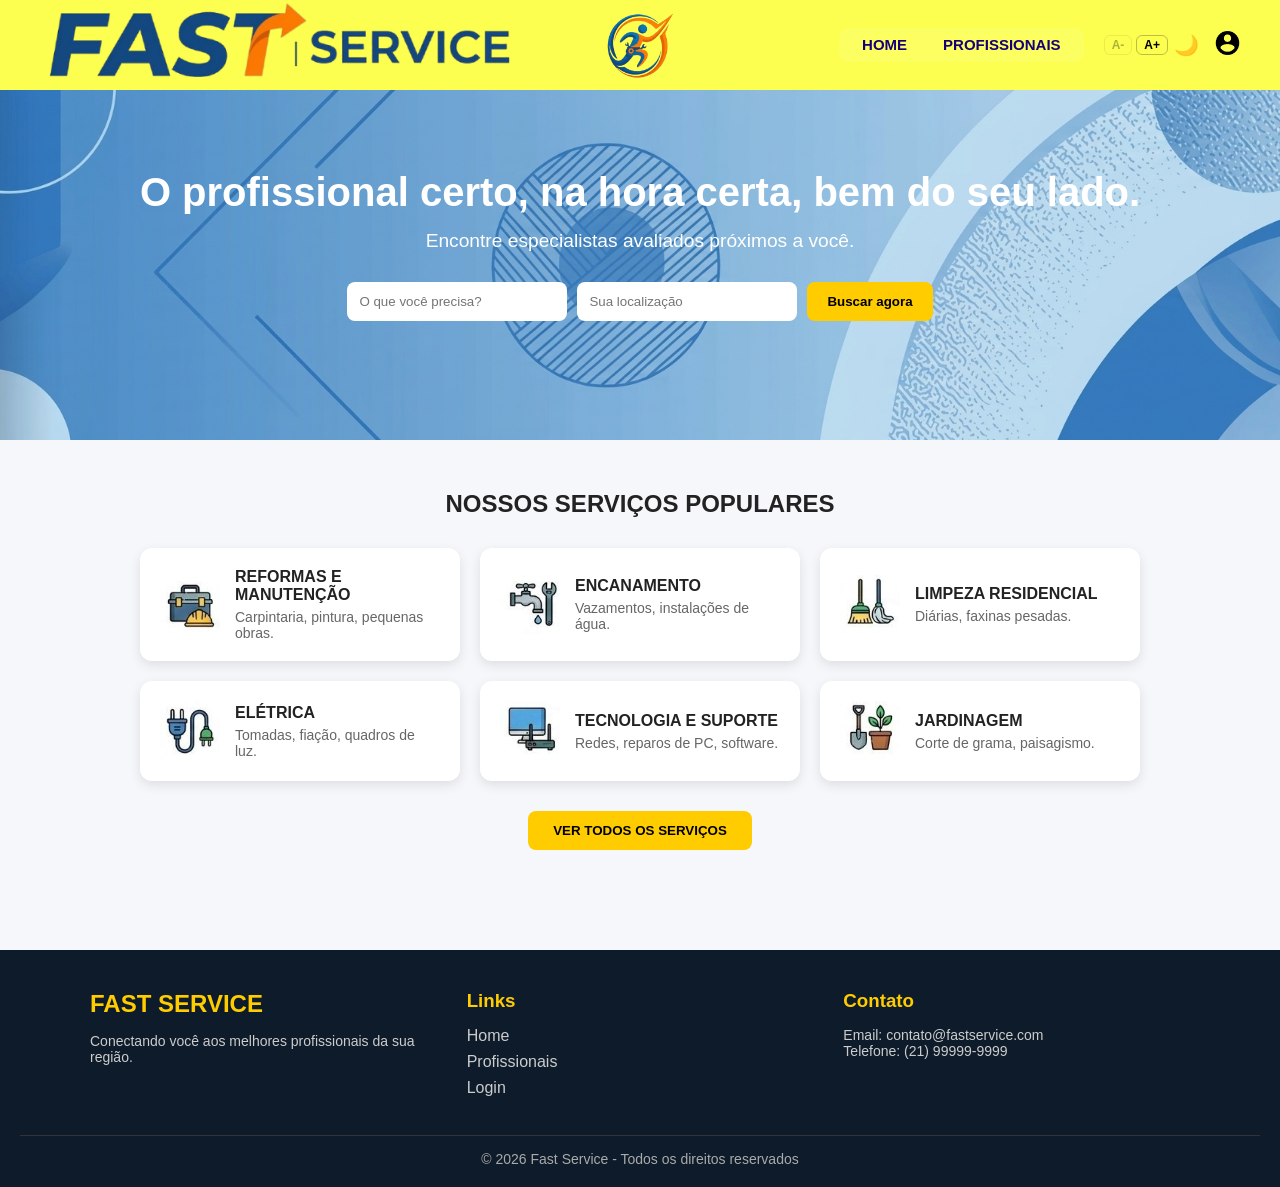
<file: fast-service/home-page.html>
<!DOCTYPE html>
<html lang="pt-br">
<head>
    <meta charset="UTF-8">
    <meta name="viewport" content="width=device-width, initial-scale=1.0">
    <link rel="stylesheet" href="css/home-page.css">
    <link rel="stylesheet" href="css/navbar.css">
    <link rel="icon" href="img/logo-fastservice-removebg-preview.png">
    <script src="js/home-page.js" defer></script>
    <title>Fast Service</title>
</head>
<body>
    <script src="js/navbar.js"></script>

    <!-- HERO -->

    <section class="hero">
        <h1>O profissional certo, na hora certa, bem do seu lado.</h1>
        <p>Encontre especialistas avaliados próximos a você.</p>
       
        <div class="search-box">
            <div class="autocomplete-container">
                <input type="text" id="servico" placeholder="O que você precisa?" autocomplete="off">
                <div id="lista-sugestoes" class="sugestoes-box"></div>
            </div>

            <div class="autocomplete-container">
                <input type="text" id="local" placeholder="Sua localização" autocomplete="off">
                <div id="lista-regioes" class="sugestoes-box"></div>
            </div>

            <button onclick="buscar()"> Buscar agora </button>
        </div>
    </section>

    <section class="servicos">
        <h2> NOSSOS SERVIÇOS POPULARES </h2>

        <div class="grid-servicos">
            <a href="professionals-page.html?servico=Construtor" class="card-servico">
                <img src="img/construtor.jpeg">
                <div>
                    <h3>REFORMAS E MANUTENÇÃO</h3>
                    <p>Carpintaria, pintura, pequenas obras.</p>
                </div>
            </a>

            <a href="professionals-page.html?servico=Encanamento" class="card-servico">
                <img src="img/hidraulica.jpeg">
                <div>
                    <h3>ENCANAMENTO</h3>
                    <p>Vazamentos, instalações de água.</p>
                </div>
            </a>

            <a href="professionals-page.html?servico=Limpeza" class="card-servico">
                <img src="img/limpeza.jpeg">
                <div>
                    <h3>LIMPEZA RESIDENCIAL</h3>
                    <p>Diárias, faxinas pesadas.</p>
                </div>
            </a>

            <a href="professionals-page.html?servico=Eletricista" class="card-servico">
                <img src="img/eletricista.jpeg">
                <div>
                    <h3>ELÉTRICA</h3>
                    <p>Tomadas, fiação, quadros de luz.</p>
                </div>
            </a>

            <a href="professionals-page.html?servico=Tecnologia" class="card-servico">
                <img src="img/informatica.jpeg">
                <div>
                    <h3>TECNOLOGIA E SUPORTE</h3>
                    <p>Redes, reparos de PC, software.</p>
                </div>
            </a>

            <a href="professionals-page.html?servico=Jardinagem" class="card-servico">
            <img src="img/jardinagem.jpeg">
                <div>
                    <h3>JARDINAGEM</h3>
                    <p>Corte de grama, paisagismo.</p>
                </div>
            </a>
        </div>

        <a href="professionals-page.html">
            <button class="btn-servicos">VER TODOS OS SERVIÇOS</button>
        </a>
    </section>
  
    
    <div id="modalPerfil" class="modal">
        <div class="modal-content">
            <span onclick="fecharModal()" class="fechar">&times;</span>
            <h2 id="nomePerfil"></h2>
            <p>Informações do profissional...</p>
        </div>
    </div>

    <footer class="footer">
        <div class="footer-container">
            <div class="footer-box">
                <h2>FAST SERVICE</h2>
                <p>Conectando você aos melhores profissionais da sua região.</p>
            </div>

            <div class="footer-box">
                <h3>Links</h3>
                <ul>
                    <li><a href="home-page.html">Home</a></li>
                    <li><a href="professionals-page.html">Profissionais</a></li>
                    <li><a href="login-page.html">Login</a></li>
                </ul>
            </div>

            <div class="footer-box">
                <h3>Contato</h3>
                <p>Email: contato@fastservice.com</p>
                <p>Telefone: (21) 99999-9999</p>
            </div>

        </div>

        <div class="footer-bottom">
            <p>© 2026 Fast Service - Todos os direitos reservados</p>
        </div>
    </footer>

</body>
</html>
</file>
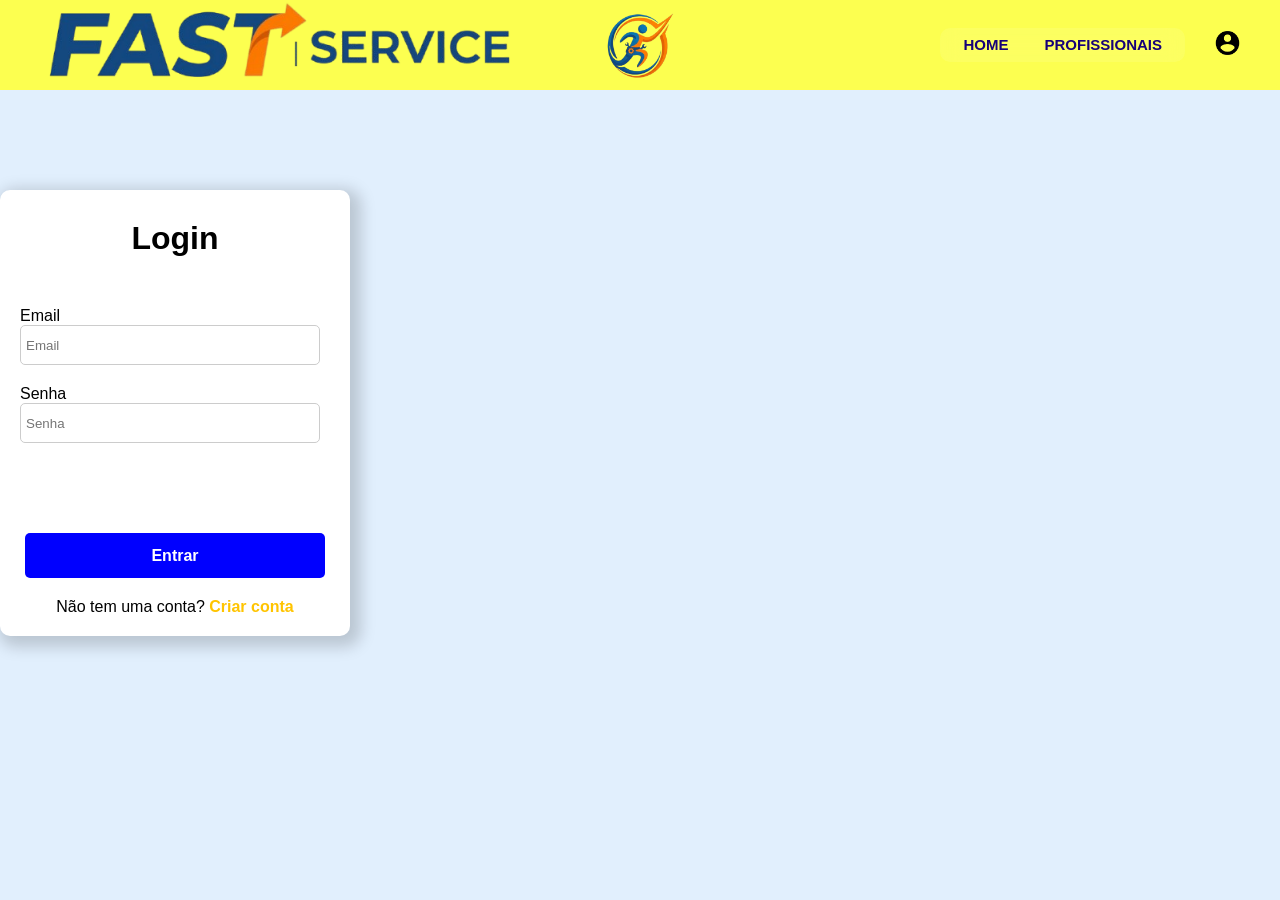
<file: fast-service/login-page.html>
<!DOCTYPE html>
<html lang="pt-br">
<head>
    <meta charset="UTF-8">
    <meta name="viewport" content="width=device-width, initial-scale=1.0">
    <link rel="stylesheet" href="css/login-page.css">
    <link rel="stylesheet" href="css/navbar.css">
    <link rel="icon" href="img/logo-fastservice-removebg-preview.png">
    <script src="js/index.js" defer></script>
    <title>Fast Service</title>
</head>
<body>
    <header class="navbar">
        <div class="inicio">
            <img src="img/back-removebg-preview.png" alt="Fast Service" width="500">
        </div>

        <nav>
            <img src="img/logo-fastservice-removebg-preview.png" alt="Logo do site" class="logo">

            <ul class="menu">
                <li><a href="home-page.html">HOME</a></li>
                <li><a href="professionals-page.html">PROFISSIONAIS</a></li>
            </ul>
            
            <div class="user-area">
                <a href="login-page.html"><img src="img/user.png" alt="" class="users" id="userIcon"></a>
            </div>
        </nav>
    </header>

    <main>
        <form class="center-collumn" id="login">
            <h1>Login</h1>

            <label for="email">Email
                <input type="email" name="email" placeholder="Email" id="email">
            </label>
            
            <label for="password">Senha
                <input type="password" name="password" placeholder="Senha" id="password">
            </label>
            
            <button type="submit">Entrar</button>
            <div>
                Não tem uma conta?<a href="register-page.html"> Criar conta</a>
            </div>
        </form>
    </main>
</body>
</html>
</file>
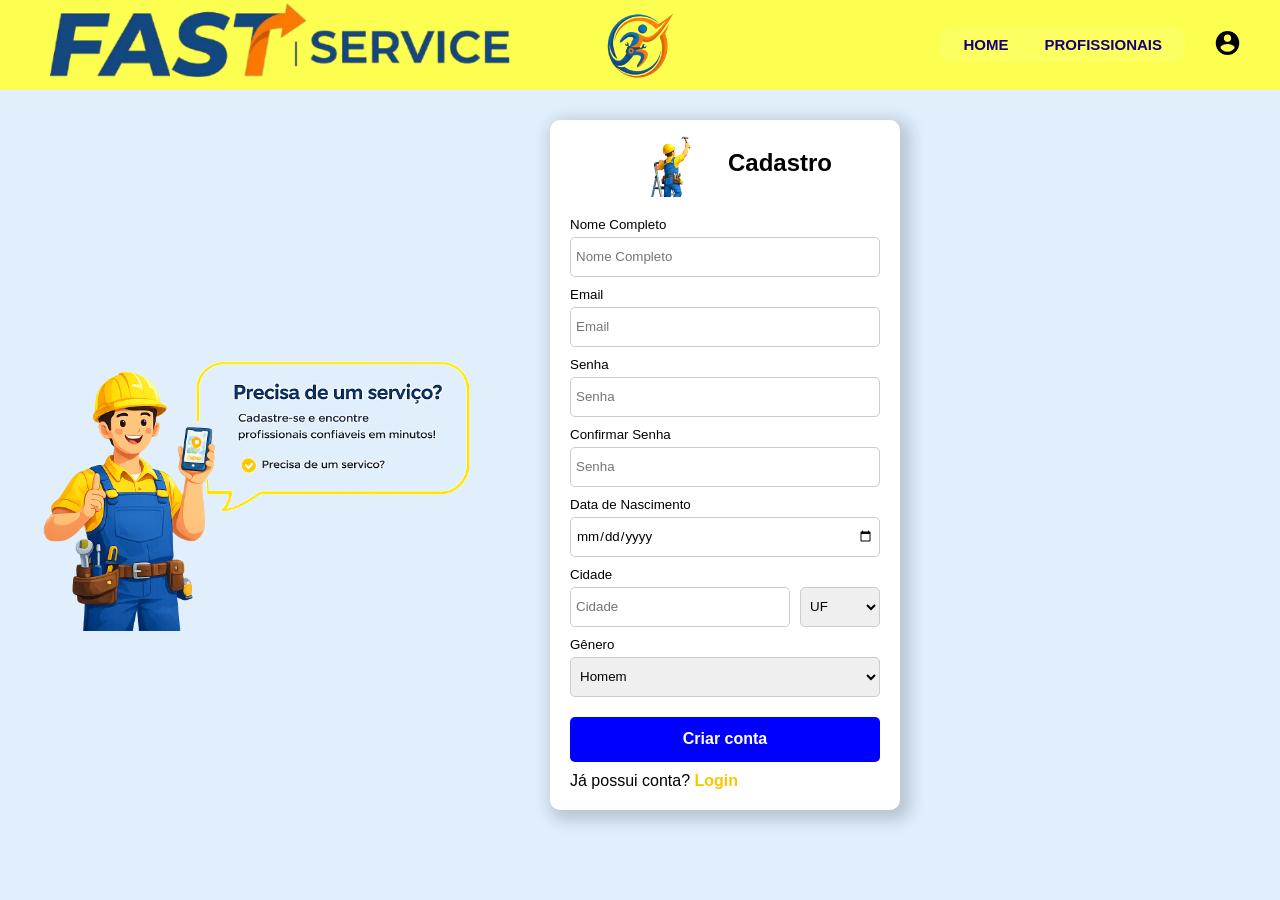
<file: fast-service/register-page.html>
<!DOCTYPE html>
<html lang="pt-br">
<head>
    <meta charset="UTF-8">
    <meta name="viewport" content="width=device-width, initial-scale=1.0">
    <link rel="stylesheet" href="css/register-page.css">
    <link rel="stylesheet" href="css/navbar.css">
    <link rel="icon" href="./imagens/logo_png.png">
    <title>Fast Service</title>
</head>

<body>
    <header class="navbar">
        <div class="inicio">
            <img src="img/back-removebg-preview.png" alt="Fast Service" width="500">
        </div>

        <nav>
            <img src="img/logo-fastservice-removebg-preview.png" alt="Logo do site" class="logo">

            <ul class="menu">
                <li><a href="home-page.html">HOME</a></li>
                <li><a href="professionals-page.html">PROFISSIONAIS</a></li>
            </ul>

            <div class="user-area">
                <a href="login-page.html">
                    <img src="img/user.png" alt="" class="users" id="userIcon">
                </a>
            </div>
        </nav>
    </header>
    
    <main>
        <img src="./img/Boneco.png" alt="" id="boneco">

        <section>
            <div class="register-head">
                <img src="img/Boneco-escada.png" alt="">
                <h1>Cadastro</h1>
            </div>

            <form class="center-collumn" id="cadastro">

                <div class="campo">
                    <label for="name">Nome Completo</label>
                    <input type="text" placeholder="Nome Completo" id="name" required>
                </div>

                <div class="campo">
                    <label for="email">Email</label>
                    <input type="email" placeholder="Email" id="email" required>
                </div>

                <div class="campo">
                    <label for="password">Senha</label>
                    <input type="password" placeholder="Senha" id="password" required>
                </div>

                <div class="campo">
                    <label for="password_confirm">Confirmar Senha</label>
                    <input type="password" placeholder="Senha" id="password_confirm" required>
                </div>

                <div class="campo">
                    <label for="date">Data de Nascimento</label>
                    <input type="date" id="date" required>
                </div>

                <!-- Cidade + UF -->
                <div class="cidade-estado">
                    <div class="campo">
                        <label for="city">Cidade</label>
                        <input type="text" placeholder="Cidade" id="city" required>
                    </div>

                    <div class="campo uf">
                        <select id="uf" required>
                            <option value="">UF</option>
                            <option value="AC">AC</option>
                            <option value="AL">AL</option>
                            <option value="AP">AP</option>
                            <option value="AM">AM</option>
                            <option value="BA">BA</option>
                            <option value="CE">CE</option>
                            <option value="DF">DF</option>
                            <option value="ES">ES</option>
                            <option value="GO">GO</option>
                            <option value="MA">MA</option>
                            <option value="MT">MT</option>
                            <option value="MS">MS</option>
                            <option value="MG">MG</option>
                            <option value="PA">PA</option>
                            <option value="PB">PB</option>
                            <option value="PR">PR</option>
                            <option value="PE">PE</option>
                            <option value="PI">PI</option>
                            <option value="RJ">RJ</option>
                            <option value="RN">RN</option>
                            <option value="RS">RS</option>
                            <option value="RO">RO</option>
                            <option value="RR">RR</option>
                            <option value="SC">SC</option>
                            <option value="SP">SP</option>
                            <option value="SE">SE</option>
                            <option value="TO">TO</option>
                        </select>
                    </div>
                </div>

                <div class="campo">
                    <label for="sex">Gênero</label>
                    <select id="sex">
                        <option value="Homem">Homem</option>
                        <option value="Mulher">Mulher</option>
                        <option value="Outro">Outro</option>
                    </select>
                </div>

                <button type="submit">Criar conta</button>

                <div>
                    Já possui conta? <a href="login-page.html">Login</a>
                </div>
            </form>
        </section>
    </main>
</body>
</html>
</file>
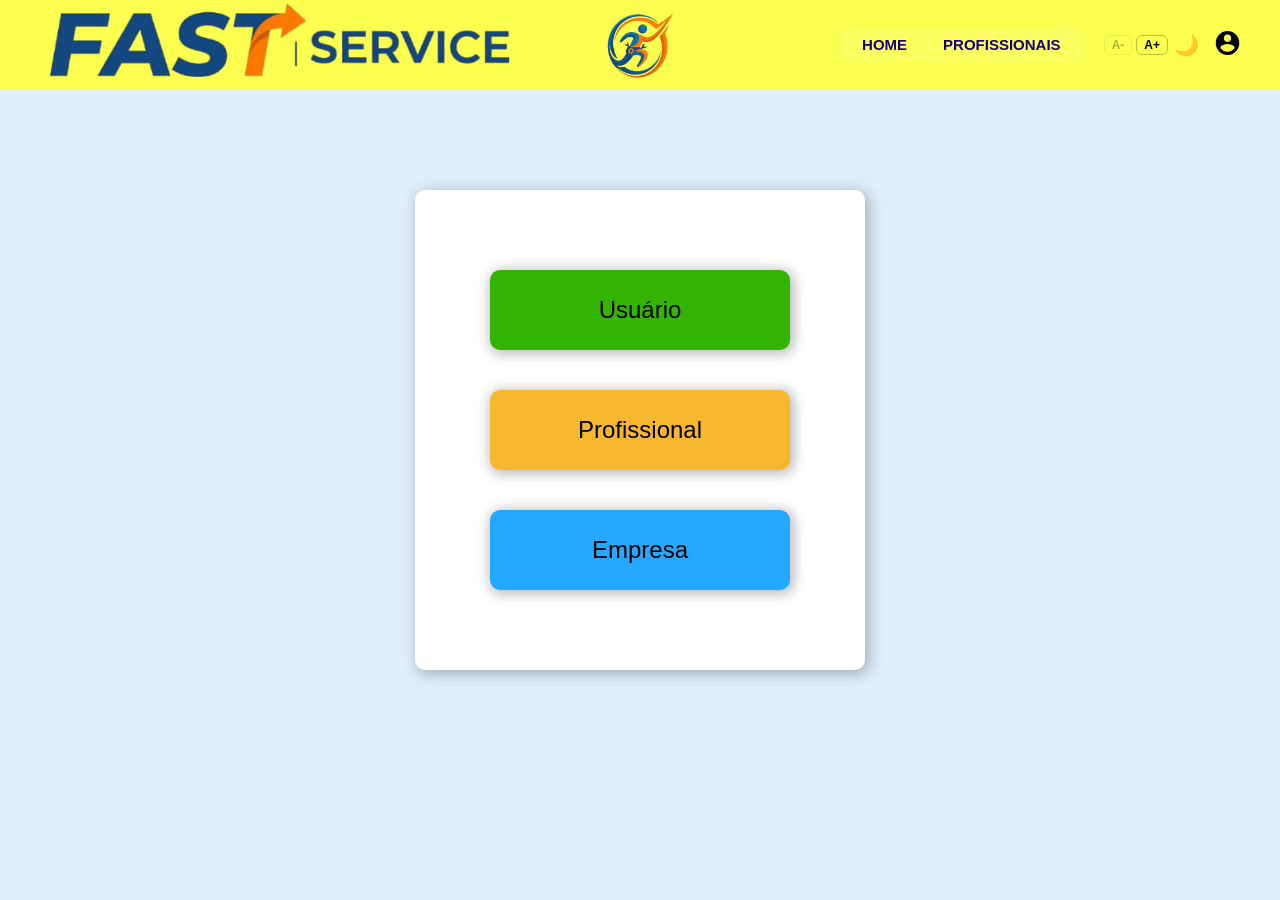
<file: fast-service/select-account.html>
<!DOCTYPE html>
<html lang="en">
<head>
    <meta charset="UTF-8">
    <meta name="viewport" content="width=device-width, initial-scale=1.0">
    <link rel="stylesheet" href="css/select-account.css">
    <link rel="stylesheet" href="css/navbar.css">
    <link rel="icon" href="img/logo-fastservice-removebg-preview.png">
    <title>Document</title>
</head>
<body>
    <script src="js/navbar.js"></script>
    <main>
        <div class="container">
            <a href="#" data-type="user" class="buttom-select-form" style="background-color: rgb(51, 180, 0);">Usuário</a>
            <a href="#" data-type="professional" class="buttom-select-form" style="background-color: rgb(247, 184, 47);">Profissional</a>
            <a href="#" data-type="enterprise" class="buttom-select-form" style="background-color: rgb(37, 168, 255);">Empresa</a>
        </div>
    </main>
    <script src="js/form.js" defer></script>
</body>
</html>
</file>
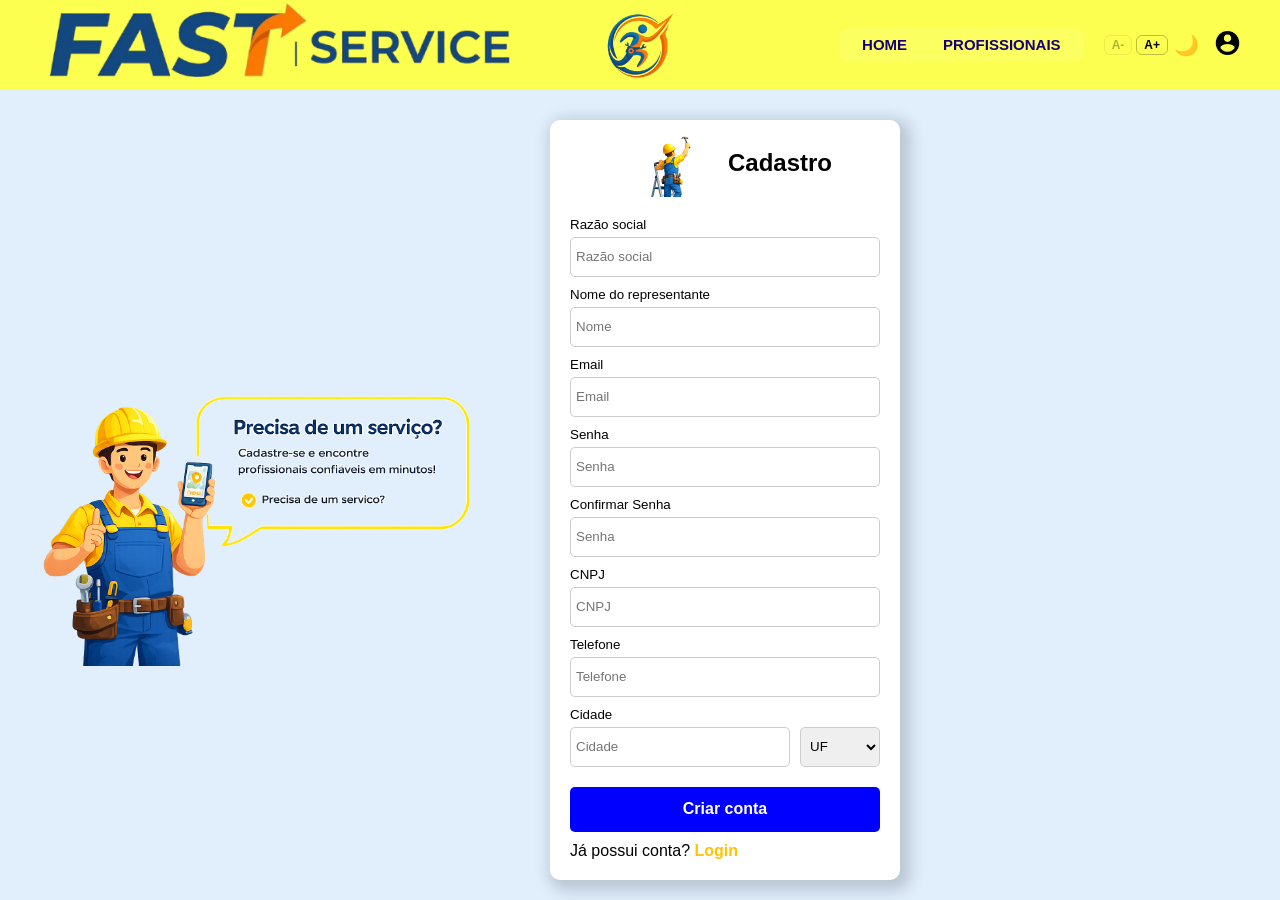
<file: fast-service/forms/enterprise_register_form.html>
<!DOCTYPE html>
<html lang="pt-br">
<head>
    <meta charset="UTF-8">
    <meta name="viewport" content="width=device-width, initial-scale=1.0">
    <link rel="stylesheet" href="../css/register-page.css">
    <link rel="stylesheet" href="../css/navbar.css">
    <link rel="icon" href="../imagens/logo_png.png">
    <title>Fast Service</title>
</head>

<body>
    <script src="../js/navbar.js"></script>
    
    <main>
        <img src="../img/Boneco.png" alt="" id="boneco">

        <section>
            <div class="register-head">
                <img src="../img/Boneco-escada.png" alt="">
                <h1>Cadastro</h1>
            </div>

            <form class="center-collumn" id="cadastro" novalidate>

                <div class="campo">
                    <label for="socialReason">Razão social</label>
                    <input type="text" placeholder="Razão social" id="socialReason" name="socialReason" required>
                    <a>Aqui vai a mensagem de erro...</a>
                </div>
                
                <div class="campo">
                    <label for="agentName">Nome do representante</label>
                    <input type="text" placeholder="Nome" id="agentName" name="agentName" required>
                    <a>Aqui vai a mensagem de erro...</a>
                </div>

                <div class="campo">
                    <label for="email">Email</label>
                    <input type="email" placeholder="Email" id="email" name="email" required>
                    <a>Aqui vai a mensagem de erro...</a>
                </div>

                <div class="campo">
                    <label for="password">Senha</label>
                    <input type="password" placeholder="Senha" id="password" name="password" required>
                    <a>Aqui vai a mensagem de erro...</a>
                </div>

                <div class="campo">
                    <label for="password_confirm">Confirmar Senha</label>
                    <input type="password" placeholder="Senha" id="password_confirm" name="password_confirm" required>
                    <a>Aqui vai a mensagem de erro...</a>
                </div>
                
                <div class="campo">
                    <label for="CNPJ">CNPJ</label>
                    <input type="text" placeholder="CNPJ" id="CNPJ" name="CNPJ" required>
                    <a>Aqui vai a mensagem de erro...</a>
                </div>

                <div class="campo">
                    <label for="phone">Telefone</label>
                    <input type="text" placeholder="Telefone" id="phone" name="phone" required>
                    <a>Aqui vai a mensagem de erro...</a>
                </div>

                <!-- Cidade + UF -->
                <div class="cidade-estado">
                    <div class="campo">
                        <label for="city">Cidade</label>
                        <input type="text" placeholder="Cidade" id="city" name="city" required>
                        <a>Aqui vai a mensagem de erro...</a>
                    </div>

                    <div class="campo uf">
                        <select id="uf" name="uf" required>
                            <option value="">UF</option>
                            <option value="AC">AC</option>
                            <option value="AL">AL</option>
                            <option value="AP">AP</option>
                            <option value="AM">AM</option>
                            <option value="BA">BA</option>
                            <option value="CE">CE</option>
                            <option value="DF">DF</option>
                            <option value="ES">ES</option>
                            <option value="GO">GO</option>
                            <option value="MA">MA</option>
                            <option value="MT">MT</option>
                            <option value="MS">MS</option>
                            <option value="MG">MG</option>
                            <option value="PA">PA</option>
                            <option value="PB">PB</option>
                            <option value="PR">PR</option>
                            <option value="PE">PE</option>
                            <option value="PI">PI</option>
                            <option value="RJ">RJ</option>
                            <option value="RN">RN</option>
                            <option value="RS">RS</option>
                            <option value="RO">RO</option>
                            <option value="RR">RR</option>
                            <option value="SC">SC</option>
                            <option value="SP">SP</option>
                            <option value="SE">SE</option>
                            <option value="TO">TO</option>
                        </select>
                    </div>
                </div>

                <button type="submit">Criar conta</button>

                <div>
                    Já possui conta? <a href="login_form.html">Login</a>
                </div>
            </form>
        </section>
    </main>
    <script src="../js/form.js" defer></script>
</body>
</html>
</file>
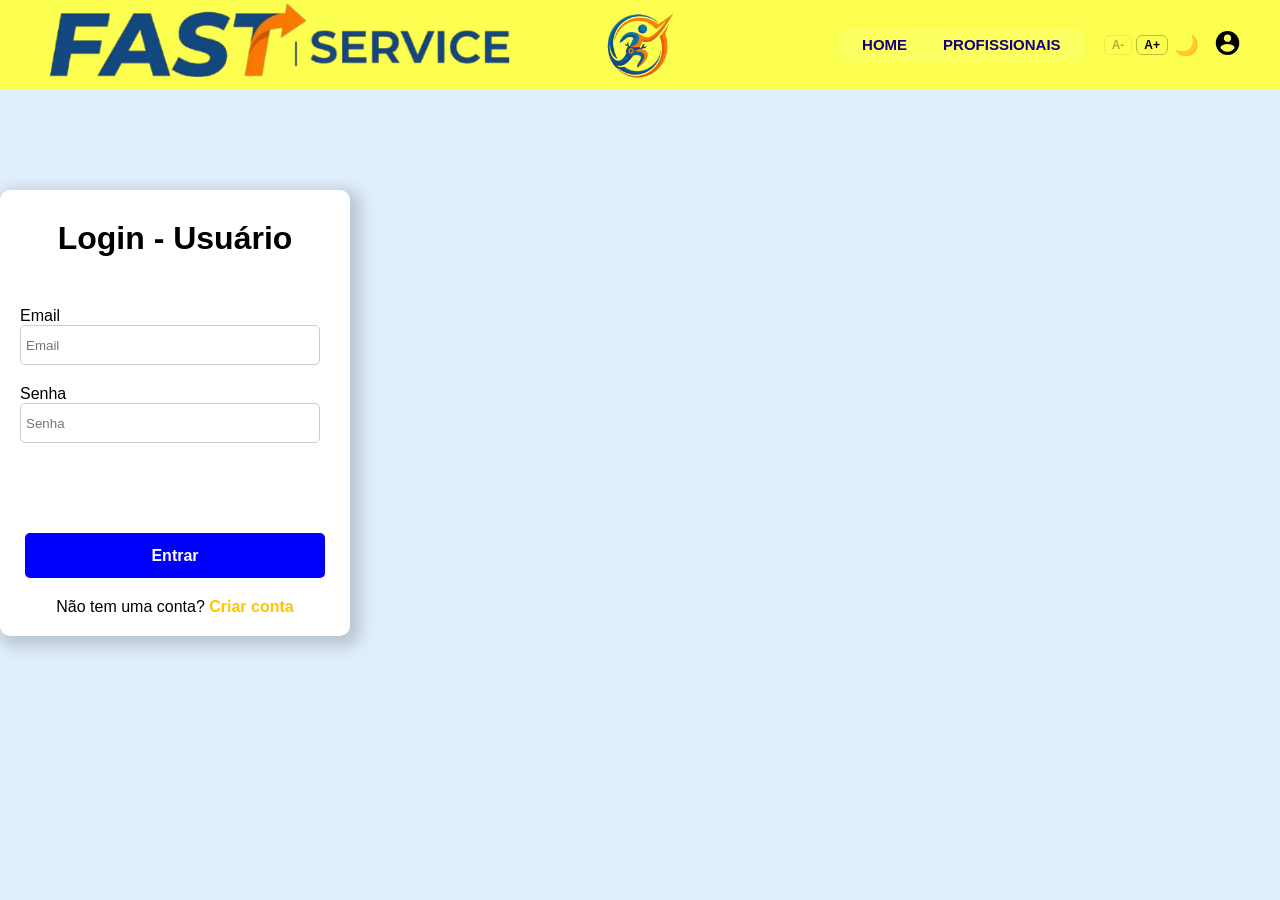
<file: fast-service/forms/login_form.html>
<!DOCTYPE html>
<html lang="pt-br">
<head>
    <meta charset="UTF-8">
    <meta name="viewport" content="width=device-width, initial-scale=1.0">
    <link rel="stylesheet" href="../css/login-page.css">
    <link rel="stylesheet" href="../css/navbar.css">
    <link rel="icon" href="../img/logo-fastservice-removebg-preview.png">
    <script src="../js/form.js" defer></script>
    <title>Fast Service</title>
</head>
<body>
    <script src="../js/navbar.js"></script>

    <main>
        <form class="center-collumn" id="login">
            <h1>Login</h1>

            <label for="email">Email
                <input type="email" name="email" placeholder="Email" id="email">
            </label>
            
            <label for="password">Senha
                <input type="password" name="password" placeholder="Senha" id="password">
            </label>
            
            <button type="submit">Entrar</button>
            <div>
                Não tem uma conta?<a href="user_register_form.html" id="criar-conta-link"> Criar conta</a>
            </div>
        </form>
    </main>
</body>
</html>
</file>
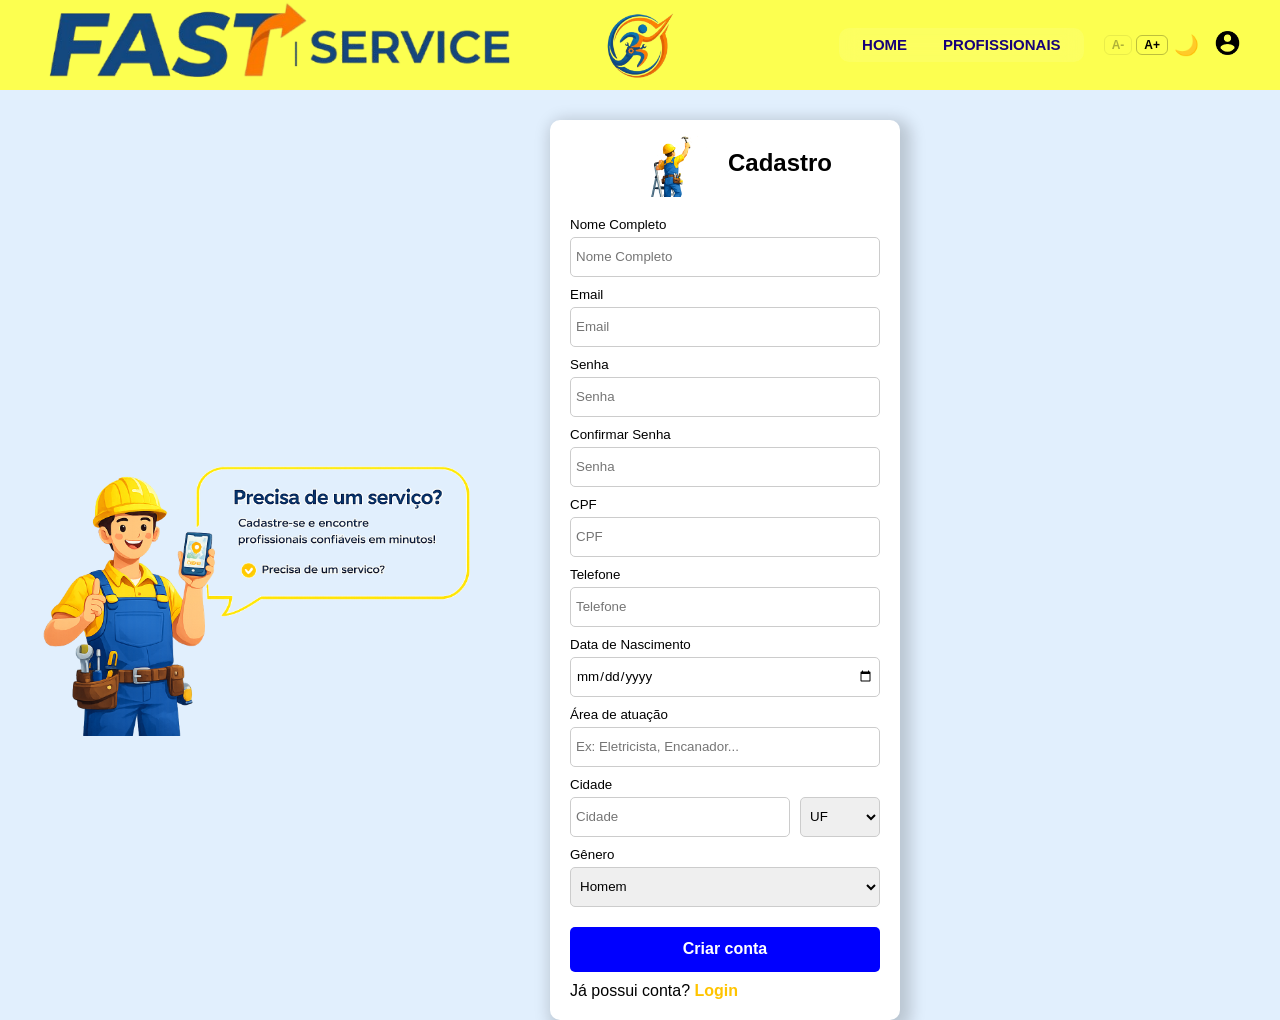
<file: fast-service/forms/professional_register_form.html>
<!DOCTYPE html>
<html lang="pt-br">
<head>
    <meta charset="UTF-8">
    <meta name="viewport" content="width=device-width, initial-scale=1.0">
    <link rel="stylesheet" href="../css/register-page.css">
    <link rel="stylesheet" href="../css/navbar.css">
    <link rel="icon" href="../imagens/logo_png.png">
    <title>Fast Service</title>
</head>

<body>
    <script src="../js/navbar.js"></script>
    
    <main>
        <img src="../img/Boneco.png" alt="" id="boneco">

        <section>
            <div class="register-head">
                <img src="../img/Boneco-escada.png" alt="">
                <h1>Cadastro</h1>
            </div>

            <form class="center-collumn" id="cadastro" novalidate>

                <div class="campo">
                    <label for="name">Nome Completo</label>
                    <input type="text" placeholder="Nome Completo" id="name" name="name" required>
                    <a>Aqui vai a mensagem de erro...</a>
                </div>

                <div class="campo">
                    <label for="email">Email</label>
                    <input type="email" placeholder="Email" id="email" name="email" required>
                    <a>Aqui vai a mensagem de erro...</a>
                </div>

                <div class="campo">
                    <label for="password">Senha</label>
                    <input type="password" placeholder="Senha" id="password" name="password" required>
                    <a>Aqui vai a mensagem de erro...</a>
                </div>

                <div class="campo">
                    <label for="password_confirm">Confirmar Senha</label>
                    <input type="password" placeholder="Senha" id="password_confirm" name="password_confirm" required>
                    <a>Aqui vai a mensagem de erro...</a>
                </div>
                
                <div class="campo">
                    <label for="cpf">CPF</label>
                    <input type="text" placeholder="CPF" id="cpf" name="cpf" required>
                    <a>Aqui vai a mensagem de erro...</a>
                </div>

                <div class="campo">
                    <label for="phone">Telefone</label>
                    <input type="text" placeholder="Telefone" id="phone" name="phone" required>
                    <a>Aqui vai a mensagem de erro...</a>
                </div>

                <div class="campo">
                    <label for="date">Data de Nascimento</label>
                    <input type="date" id="date" name="date" required>
                    <a>Aqui vai a mensagem de erro...</a>
                </div>

                <div class="campo">
                    <label for="serviceArea">Área de atuação</label>
                    <input type="text" placeholder="Ex: Eletricista, Encanador..." id="serviceArea" name="serviceArea" required>
                    <a>Aqui vai a mensagem de erro...</a>
                </div>

                <!-- Cidade + UF -->
                <div class="cidade-estado">
                    <div class="campo">
                        <label for="city">Cidade</label>
                        <input type="text" placeholder="Cidade" id="city" name="city" required>
                        <a>Aqui vai a mensagem de erro...</a>
                    </div>

                    <div class="campo uf">
                        <select id="uf" name="uf" required>
                            <option value="">UF</option>
                            <option value="AC">AC</option>
                            <option value="AL">AL</option>
                            <option value="AP">AP</option>
                            <option value="AM">AM</option>
                            <option value="BA">BA</option>
                            <option value="CE">CE</option>
                            <option value="DF">DF</option>
                            <option value="ES">ES</option>
                            <option value="GO">GO</option>
                            <option value="MA">MA</option>
                            <option value="MT">MT</option>
                            <option value="MS">MS</option>
                            <option value="MG">MG</option>
                            <option value="PA">PA</option>
                            <option value="PB">PB</option>
                            <option value="PR">PR</option>
                            <option value="PE">PE</option>
                            <option value="PI">PI</option>
                            <option value="RJ">RJ</option>
                            <option value="RN">RN</option>
                            <option value="RS">RS</option>
                            <option value="RO">RO</option>
                            <option value="RR">RR</option>
                            <option value="SC">SC</option>
                            <option value="SP">SP</option>
                            <option value="SE">SE</option>
                            <option value="TO">TO</option>
                        </select>
                    </div>
                </div>

                <div class="campo">
                    <label for="sex">Gênero</label>
                    <select id="sex" name="sex">
                        <option value="Homem">Homem</option>
                        <option value="Mulher">Mulher</option>
                        <option value="Outro">Outro</option>
                    </select>
                </div>

                <button type="submit">Criar conta</button>

                <div>
                    Já possui conta? <a href="login_form.html">Login</a>
                </div>
            </form>
        </section>
    </main>
    <script src="../js/form.js" defer></script>
</body>
</html>
</file>
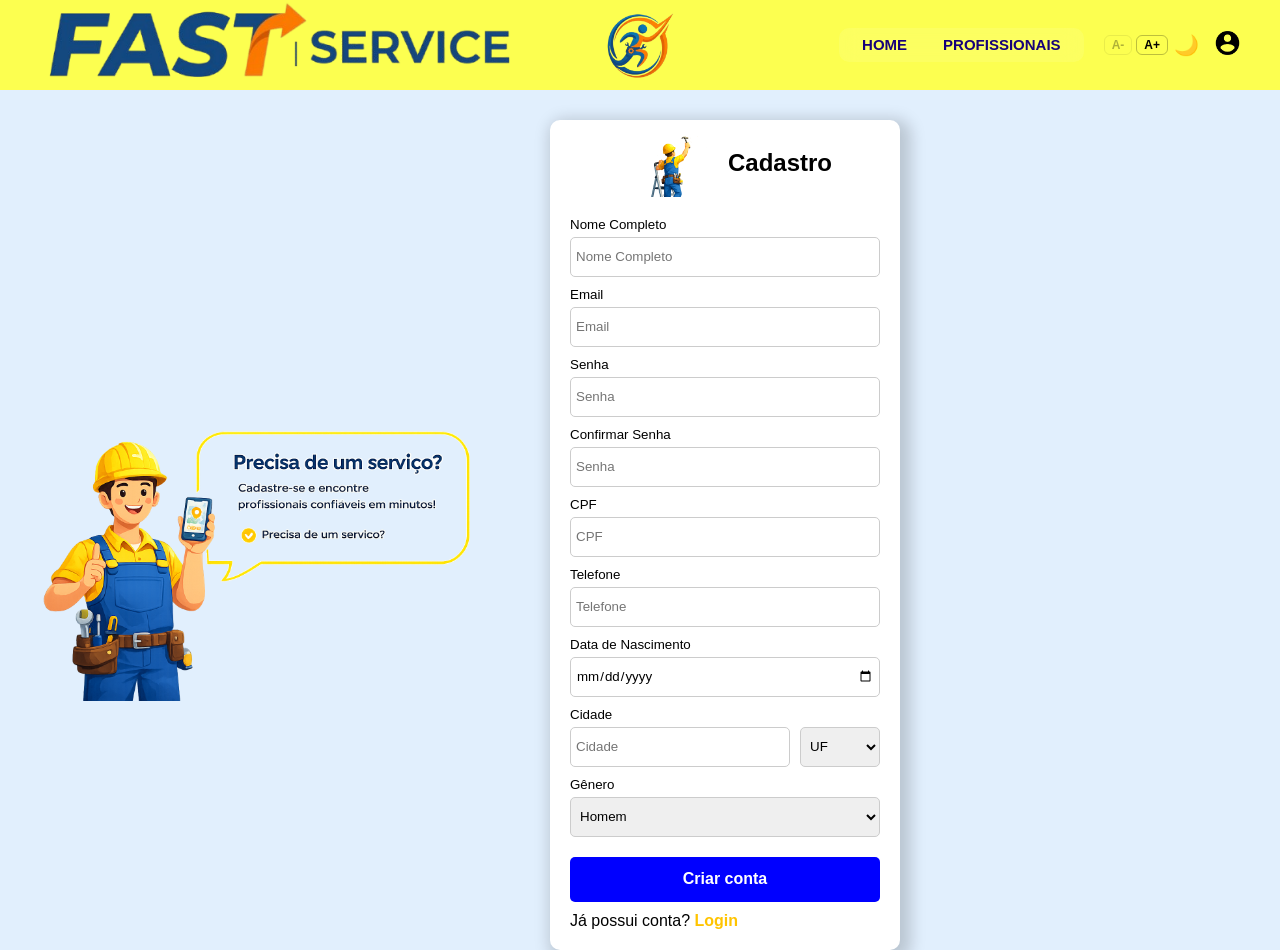
<file: fast-service/forms/user_register_form.html>
<!DOCTYPE html>
<html lang="pt-br">
<head>
    <meta charset="UTF-8">
    <meta name="viewport" content="width=device-width, initial-scale=1.0">
    <link rel="stylesheet" href="../css/register-page.css">
    <link rel="stylesheet" href="../css/navbar.css">
    <link rel="icon" href="../imagens/logo_png.png">
    <title>Fast Service</title>
</head>

<body>
    <script src="../js/navbar.js"></script>
    
    <main>
        <img src="../img/Boneco.png" alt="" id="boneco">

        <section>
            <div class="register-head">
                <img src="../img/Boneco-escada.png" alt="">
                <h1>Cadastro</h1>
            </div>

            <form class="center-collumn" id="cadastro" novalidate>

                <div class="campo">
                    <label for="name">Nome Completo</label>
                    <input type="text" placeholder="Nome Completo" id="name" name="name" required>
                    <a>Aqui vai a mensagem de erro...</a>
                </div>

                <div class="campo">
                    <label for="email">Email</label>
                    <input type="email" placeholder="Email" id="email" name="email" required>
                    <a>Aqui vai a mensagem de erro...</a>
                </div>

                <div class="campo">
                    <label for="password">Senha</label>
                    <input type="password" placeholder="Senha" id="password" name="password" required>
                    <a>Aqui vai a mensagem de erro...</a>
                </div>

                <div class="campo">
                    <label for="password_confirm">Confirmar Senha</label>
                    <input type="password" placeholder="Senha" id="password_confirm" name="password_confirm" required>
                    <a>Aqui vai a mensagem de erro...</a>
                </div>
                
                <div class="campo">
                    <label for="cpf">CPF</label>
                    <input type="text" placeholder="CPF" id="cpf" name="cpf" required>
                    <a>Aqui vai a mensagem de erro...</a>
                </div>
                
                <div class="campo">
                    <label for="phone">Telefone</label>
                    <input type="text" placeholder="Telefone" id="phone" name="phone" required>
                    <a>Aqui vai a mensagem de erro...</a>
                </div>

                <div class="campo">
                    <label for="date">Data de Nascimento</label>
                    <input type="date" id="date" name="date" required>
                    <a>Aqui vai a mensagem de erro...</a>
                </div>

                <!-- Cidade + UF -->
                <div class="cidade-estado">
                    <div class="campo">
                        <label for="city">Cidade</label>
                        <input type="text" placeholder="Cidade" id="city" name="city" required>
                        <a>Aqui vai a mensagem de erro...</a>
                    </div>

                    <div class="campo uf">
                        <select id="uf" name="uf" required>
                            <option value="">UF</option>
                            <option value="AC">AC</option>
                            <option value="AL">AL</option>
                            <option value="AP">AP</option>
                            <option value="AM">AM</option>
                            <option value="BA">BA</option>
                            <option value="CE">CE</option>
                            <option value="DF">DF</option>
                            <option value="ES">ES</option>
                            <option value="GO">GO</option>
                            <option value="MA">MA</option>
                            <option value="MT">MT</option>
                            <option value="MS">MS</option>
                            <option value="MG">MG</option>
                            <option value="PA">PA</option>
                            <option value="PB">PB</option>
                            <option value="PR">PR</option>
                            <option value="PE">PE</option>
                            <option value="PI">PI</option>
                            <option value="RJ">RJ</option>
                            <option value="RN">RN</option>
                            <option value="RS">RS</option>
                            <option value="RO">RO</option>
                            <option value="RR">RR</option>
                            <option value="SC">SC</option>
                            <option value="SP">SP</option>
                            <option value="SE">SE</option>
                            <option value="TO">TO</option>
                        </select>
                    </div>
                </div>

                <div class="campo">
                    <label for="sex">Gênero</label>
                    <select id="sex" name="sex">
                        <option value="Homem">Homem</option>

                        <option value="Mulher">Mulher</option>
                        <option value="Outro">Outro</option>
                    </select>                
                </div>
                
                <button type="submit">Criar conta</button>

                <div>
                    Já possui conta? <a href="login_form.html">Login</a>
                </div>
            </form>
        </section>
    </main>
    <script src="../js/form.js" defer></script>
</body>
</html>
</file>
<file: fast-service/css/home-page.css>
*{
margin: 0;
padding: 0;
box-sizing: border-box;
font-family: Arial, sans-serif;
}
.inicio img {
    max-width: 100%;
    height: auto;
}

body {
  background-color: #f5f7fa;
}

.hero {
  background-image: url('../img/fundo.PNG');
  background-size: cover;
  background-position: center;
  background-repeat: no-repeat;

  height: 350px;

  text-align: center;
  padding: 80px 20px;
}
.hero h1 {
  font-size: 2.5rem;
  margin-bottom: 15px;
  color: white
}

.hero p {
  font-size: 1.2rem;
  margin-bottom: 30px;
    color: white
}


.search-box {
  display: flex;
  justify-content: center;
  gap: 10px;
  flex-wrap: wrap;
}

.search-box input {
  padding: 12px;
  border-radius: 8px;
  border: none;
  width: 220px;
  outline: none;
}

.search-box button {
  background-color: #ffcc00;
  color: #000;
  border: none;
  padding: 12px 20px;
  border-radius: 8px;
  cursor: pointer;
  font-weight: bold;
  transition: 0.3s;
}

.search-box button:hover {
  background-color: #e6b800;
}


.profissionais {
  padding: 50px 20px;
  text-align: center;
}

.profissionais h2 {
  font-size: 2rem;
  color: #0057b8;
  margin-bottom: 30px;
}


.card {
  background: white;
  border-radius: 12px;
  padding: 20px;
  margin: 10px;
  display: inline-block;
  width: 250px;
  box-shadow: 0 4px 10px rgba(0,0,0,0.1);
  transition: 0.3s;
}

.card:hover {
  transform: translateY(-5px);
}


.card button {
  background-color: #0057b8;
  color: white;
  border: none;
  padding: 10px;
  border-radius: 6px;
  margin-top: 10px;
  cursor: pointer;
}

.card button:hover {
  background-color: #003f88;
}body {
    margin: 0;
}


/* CARD */
.card {
  min-width: 200px;
  background: white;
  border-radius: 12px;
  padding: 15px;
  text-align: center;
  flex-shrink: 0;
}

.card img {
  width: 100%;
  height: 120px;
  border-radius: 10px;
  object-fit: contain;
}

/* SETAS */
.seta {
  position: absolute;
  background: #0057b8;
  color: white;
  border: none;
  font-size: 25px;
  padding: 10px;
  cursor: pointer;
  border-radius: 50%;
  z-index: 10;
}

.esquerda {
  left: 0;
}

.direita {
  right: 0;
}
.modal {
  display: none;
  position: fixed;
  top: 0;
  left: 0;
  width: 100%;
  height: 100%;
  background: rgba(0,0,0,0.6);
}

.modal-content {
  background: white;
  margin: 10% auto;
  padding: 20px;
  width: 300px;
  border-radius: 10px;
  text-align: center;
}

.fechar {
  float: right;
  cursor: pointer;
  font-size: 20px;
}
html, body {

    min-height: 100%;
}
/* SERVIÇOS */
.servicos {
  background-color: #f5f7fa;
  padding: 50px 20px;
  text-align: center;
  margin-top: 0px;
}

.servicos h2 {
  font-size: 24px;
  margin-bottom: 30px;
  color: #222;
}

.grid-servicos {
  display: grid;
  grid-template-columns: repeat(auto-fit, minmax(280px, 1fr));
  gap: 20px;
  max-width: 1000px;
  margin: auto;
}

.card-servico {
  background: white;
  border-radius: 12px;
  padding: 20px;
  display: flex;
  align-items: center;
  gap: 15px;
  text-align: left;
  box-shadow: 0 4px 12px rgba(0,0,0,0.1);
  transition: 0.3s;
  cursor: pointer;

  text-decoration: none; 
  color: inherit; 
}

.card-servico:hover {
  transform: translateY(-5px);
  box-shadow: 0 8px 20px rgba(0,0,0,0.15);
}
.card-servico:hover h3 {
  color: #0057b8;
}
/* ÍCONE */
.card-servico img {
  width: 60px;
  height: 60px;
  object-fit: contain;
}

/* TEXTO */
.card-servico h3 {
  font-size: 16px;
  margin-bottom: 5px;
  color: #222;
}

.card-servico p {
  font-size: 14px;
  color: #666;
}

/* BOTÃO */
.btn-servicos {
  margin-top: 30px;
  padding: 12px 25px;
  background-color: #ffcc00;
  border: none;
  border-radius: 8px;
  cursor: pointer;
  font-weight: bold;
  transition: 0.3s;
}

.btn-servicos:hover {
  background-color: #e6b800;
}
/* FOOTER */
.footer {
  background-color: #0d1b2a;
  color: #fff;
  padding: 40px 20px 20px;
  margin-top: 50px;
}

.footer-container {
  display: flex;
  justify-content: space-between;
  flex-wrap: wrap;
  max-width: 1100px;
  margin: auto;
  gap: 30px;
}

.footer-box {
  flex: 1;
  min-width: 250px;
}

.footer-box h2,
.footer-box h3 {
  margin-bottom: 15px;
  color: #ffcc00;
}

.footer-box p {
  font-size: 14px;
  color: #ccc;
}

.footer-box ul {
  list-style: none;
}

.footer-box ul li {
  margin-bottom: 8px;
}

.footer-box ul li a {
  text-decoration: none;
  color: #ccc;
  transition: 0.3s;
}

.footer-box ul li a:hover {
  color: #ffcc00;
}

.footer-bottom {
  text-align: center;
  border-top: 1px solid #333;
  margin-top: 30px;
  padding-top: 15px;
  font-size: 14px;
  color: #aaa;
}

.autocomplete-container {
    position: relative;
    display: inline-block;
}

.sugestoes-box {
    position: absolute;
    top: 100%;
    left: 0;
    width: 100%;
    background: white;
    border-radius: 0 0 8px 8px;
    box-shadow: 0 4px 10px rgba(0,0,0,0.1);
    z-index: 1000;
    max-height: 200px;
    overflow-y: auto;
    display: none; 
}

.sugestao-item {
    padding: 12px;
    cursor: pointer;
    display: flex;
    align-items: center;
    gap: 10px;
    border-bottom: 1px solid #eee;
    color: #333;
    text-align: left;
}

.sugestao-item:hover {
    background-color: #f0f0f0;
}

.sugestao-item span.icone {
    font-size: 1.2rem;
}

@media (max-width: 768px) {

    .hero {
        height: auto;
        min-height: 380px;
        padding: 60px 16px 40px;
    }

    .hero h1 {
        font-size: 1.6rem;
    }

    .hero p {
        font-size: 1rem;
    }

    .search-box {
        display: flex;
        flex-direction: column;
        align-items: stretch;
        gap: 10px;
        width: 100%;
        max-width: 340px;
        margin: 0 auto;
    }

    .autocomplete-container {
        width: 100%;
    }

    .search-box input {
        width: 100%;
        box-sizing: border-box;
    }

    .search-box button {
        width: 100%;
    }

    .sugestoes-box {
        width: 100%;
    }
}
</file>
<file: fast-service/css/navbar.css>
*{
margin: 0;
padding: 0;
box-sizing: border-box;
font-family: Arial, sans-serif;
}

.navbar {
    background-color: rgb(252, 255, 80);
    display: flex;
    align-items: center;
    justify-content: space-between;
    padding: 15px 30px;
    height: 90px;
    position: fixed;
    top: 0;
    left: 0;
    right: 0;
    z-index: 100;
}

body {
    padding-top: 90px;
}

nav {
    display: flex;
    align-items: center;
    gap: 20px;
}

.logo {
    position: absolute;
    left: 50%;
    transform: translateX(-50%);
    width: 70px;
}

.menu {
    list-style: none;
    display: flex;
    gap: 20px;
    margin: 0;
    padding: 8px 15px;
    background: rgba(255, 255, 255, 0.1);
    border-radius: 10px;
    backdrop-filter: blur(10px);
}

.menu li a {
    text-decoration: none;
    color: rgb(22, 0, 121);
    font-weight: bold;
    padding: 4px 8px;
    border-radius: 5px;
    transition: 0.3s;
    font-size: 15px;
}

.menu li a:hover {
    background-color: white;
    color: rgb(148, 101, 0);
    transform: translateY(-2px) scale(1.05);
    box-shadow: 0 4px 10px rgba(0,0,0,0.2);
}

.users {
    width: 45px;
    cursor: pointer;
}

.user-area {
    position: relative;
    display: flex;
    align-items: center;
}

.user-menu {
    position: absolute;
    top: 60px;
    right: 0;
    width: 220px;
    background: white;
    border-radius: 10px;
    padding: 15px;
    box-shadow: 0 4px 15px rgba(0,0,0,0.2);
    display: none;
    flex-direction: column;
    gap: 10px;
    z-index: 1000;
}

.user-menu input {
    padding: 8px;
    border: 1px solid #ccc;
    border-radius: 5px;
}

.user-menu button {
    padding: 8px;
    border: none;
    background: rgb(252, 255, 80);
    font-weight: bold;
    cursor: pointer;
    border-radius: 5px;
}

/* tablet e celular — controles saem do nav e vão para o painel de opções */
@media (max-width: 1024px) {

    /* esconde apenas os controles que ficam no navbar */
    .user-area .font-controls,
    .user-area .dark-toggle,
    .user-area .logout-btn {
        display: none;
    }

    /* garante que os controles dentro do painel fiquem visíveis */
    .settings-item .font-controls { display: flex; }
    .settings-item .dark-toggle   { display: inline-block; }
    .settings-item .logout-btn    { display: inline-block; }

    .settings-btn {
        display: block;
    }

    .inicio img {
        width: 50%;
    }
}

/* tablet / celular */
@media (max-width: 768px) {

    .navbar {
        padding: 10px 12px;
    }

    .inicio {
        display: none;
    }

    nav {
        flex: 1;
        position: relative;
        gap: 0;
        justify-content: flex-start;
    }

    /* logo fixada à esquerda */
    .logo {
        position: static;
        width: 42px;
        flex-shrink: 0;
        transform: none;
    }

    /* menu centralizado no nav com position absolute */
    .menu {
        position: absolute;
        left: 50%;
        transform: translateX(-50%);
        margin: 0;
        gap: 8px;
        padding: 5px 10px;
    }

    .menu li a {
        font-size: 13px;
        padding: 3px 6px;
    }

    /* ícones à direita */
    .user-area {
        margin-left: auto;
        gap: 6px;
    }
}

/* celular pequeno */
@media (max-width: 480px) {

    .menu li a {
        font-size: 12px;
        padding: 3px 5px;
    }

    .menu {
        gap: 4px;
        padding: 4px 6px;
    }
}
</file>
<file: fast-service/css/login-page.css>
* {
    margin: 0;
    padding: 0;
}

body {
    background-color: #e1effd;
}

main {
    justify-self: center;
    transform: translateY(100px);
    width: 350px;
    max-width: calc(100vw - 32px);
    border-radius: 10px;
    background-color: white;
    box-shadow: 5px 5px 15px 6px rgba(0, 0, 0, 0.171);
}

.center-collumn {
    display: flex;
    flex-direction: column;
    align-items: center;
    gap: 20px;

    padding: 20px;
}

main a {
    justify-self: center;
    text-decoration: none;
    font-size: 16px;
    font-weight: bold;
    color: inherit;
    color: rgb(255, 196, 0) ;
}

main a:hover {
    color: rgb(250, 205, 57);
}
    

form h1 {
    margin-top: 10px ;
    margin-bottom: 30px;
}

form input  {
    width: 300px;
    max-width: 100%;
    height: 40px;
    padding: 5px;
    border-radius: 5px;
    border: 1px solid #ccc;
    box-sizing: border-box;
}

form button {
    width: 300px;
    max-width: 100%;
    height: 45px;
    background-color: blue;
    color: white;
    font-size: 16px;
    font-weight: bold;
    border: none;
    border-radius: 5px;
    cursor: pointer;
    margin-top: 70px;
    box-sizing: border-box;
}

form button:hover {
    transform: scale(1.02);
}

@media (max-width: 768px) {

    main {
        transform: none; /* 🔥 remove o problema */
        
        width: 90%;
        margin: 120px auto 20px auto;
        /* topo  direita  baixo  esquerda */
    }

    form input,
    form button {
        width: 100%;
    }
}
</file>
<file: fast-service/css/register-page.css>
/* RESET */
* {
    margin: 0;
    padding: 0;
    box-sizing: border-box;
}

body {
    background-color: #e1effd;
}

/* MAIN */
main {
    justify-self: center;
    position: absolute;
    top: 120px;
    display: flex;
    gap: 50px;
    max-width: 100%;
}

.register-head {
    display: flex;
    align-items: center;
    justify-content: center;
    gap: 10px;
    margin-top: 10px;
}

.register-head img {
    width: 100px;
}

/* CARD */
section {
    justify-self: center;
    width: 350px;
    border-radius: 10px;
    background-color: white;
    box-shadow: 5px 5px 15px 6px rgba(0, 0, 0, 0.171);
}

/* IMAGEM */
#boneco {
    width: 500px;
    max-width: 45vw;
    height: auto;
    object-fit: contain;
    align-self: center;
}

/* FORM */
form h1 {
    margin-top: 10px;
}

/* CAMPOS (estrutura nova) */
.campo {
    display: flex;
    flex-direction: column;
    gap: 5px;
}

/* INPUTS E SELECTS */
form input,
form select {
    width: 100%;
    height: 40px;
    padding: 5px;
    border-radius: 5px;
    border: 1px solid #ccc;
}

/* BOTÃO */
form button {
    width: 100%;
    height: 45px;
    background-color: blue;
    color: white;
    font-size: 16px;
    font-weight: bold;
    border: none;
    border-radius: 5px;
    cursor: pointer;
    margin-top: 10px;
}

form button:hover {
    transform: scale(1.02);
}

/* LABEL */
label {
    font-size: 10pt;
}

/* LINK */
section a {
    text-decoration: none;
    font-size: 16px;
    font-weight: bold;
    color: rgb(255, 196, 0);
}

section a:hover {
    color: rgb(250, 205, 57);
}

/* COLUNA PRINCIPAL */
.center-collumn {
    display: flex;
    flex-direction: column;
    gap: 10px;
    padding: 20px;
}

/* CIDADE + UF */
.cidade-estado {
    display: flex;
    gap: 10px;
    width: 100%;
    align-items: flex-end;
}

/* Cidade ocupa mais espaço */
.cidade-estado .campo:first-child {
    flex: 1;
}

/* UF menor */
.uf {
    width: 80px;
}

/* HOVER INPUT */
form input:focus,
form select:focus {
    outline: none;
    border-color: #007bff;
}

.campo a {
    display: none;
}


/* Dark mode: main é só container, não card — remove o fundo escuro */
html.dark-mode body main {
    background: transparent;
    box-shadow: none;
}

/*tablet*/
@media (max-width: 1024px) {

    main {
        position: static;
        justify-content: center;
        align-items: center;
        flex-wrap: wrap;
        gap: 20px;
        padding: 20px;
    }

    #boneco {
        width: 380px;
        max-width: 45vw;
        transform: none;
    }

    section {
        width: min(350px, 100%);
    }

}

/*celular*/
@media (max-width: 768px) {

    main {
        flex-direction: column;
        padding: 16px;
    }

    #boneco {
        display: none;
    }

    section {
        width: 100%;
        max-width: 350px;
    }

    .cidade-estado {
        flex-direction: column;
        gap: 10px;
    }

    #city,
    .uf {
        width: 100%;
    }

}
</file>
<file: fast-service/css/select-account.css>
*{
    margin: 0;
    padding: 0;
    box-sizing: border-box;
    font-family: Arial, sans-serif;
}

body {
  background-color: #e1effd
}

main {
    display: flex;
    align-items: center;
    justify-content: center;
    width: 450px;
    max-width: calc(100vw - 32px);
    margin: auto;
    transform: translateY(100px);

    border-radius: 10px;
    box-shadow: 3px 3px 15px 1px rgba(0, 0, 0, 0.281);
    background-color: white;
}

.container {
    display: flex;
    flex-direction: column;
    align-items: center;
    justify-content: center;
    gap: 40px;
    margin: 80px auto 80px;
}

.buttom-select-form {
    display: flex;
    justify-content: center;
    align-items: center;
    width: 300px;
    height: 80px;

    border-radius: 10px;
}

.container a {
    text-decoration: none;
    color: inherit;
    box-shadow: 2px 2px 13px 2px rgba(0, 0, 0, 0.281);

    font-size: 18pt;
}

@media (max-width: 768px) {

    main {
        width: 90%;
        max-width: 450px;
        transform: none;
        margin: 120px auto 40px;
    }

    .container {
        gap: 24px;
        margin: 40px auto;
    }

    .buttom-select-form {
        width: 100%;
        max-width: 280px;
    }
}
</file>
